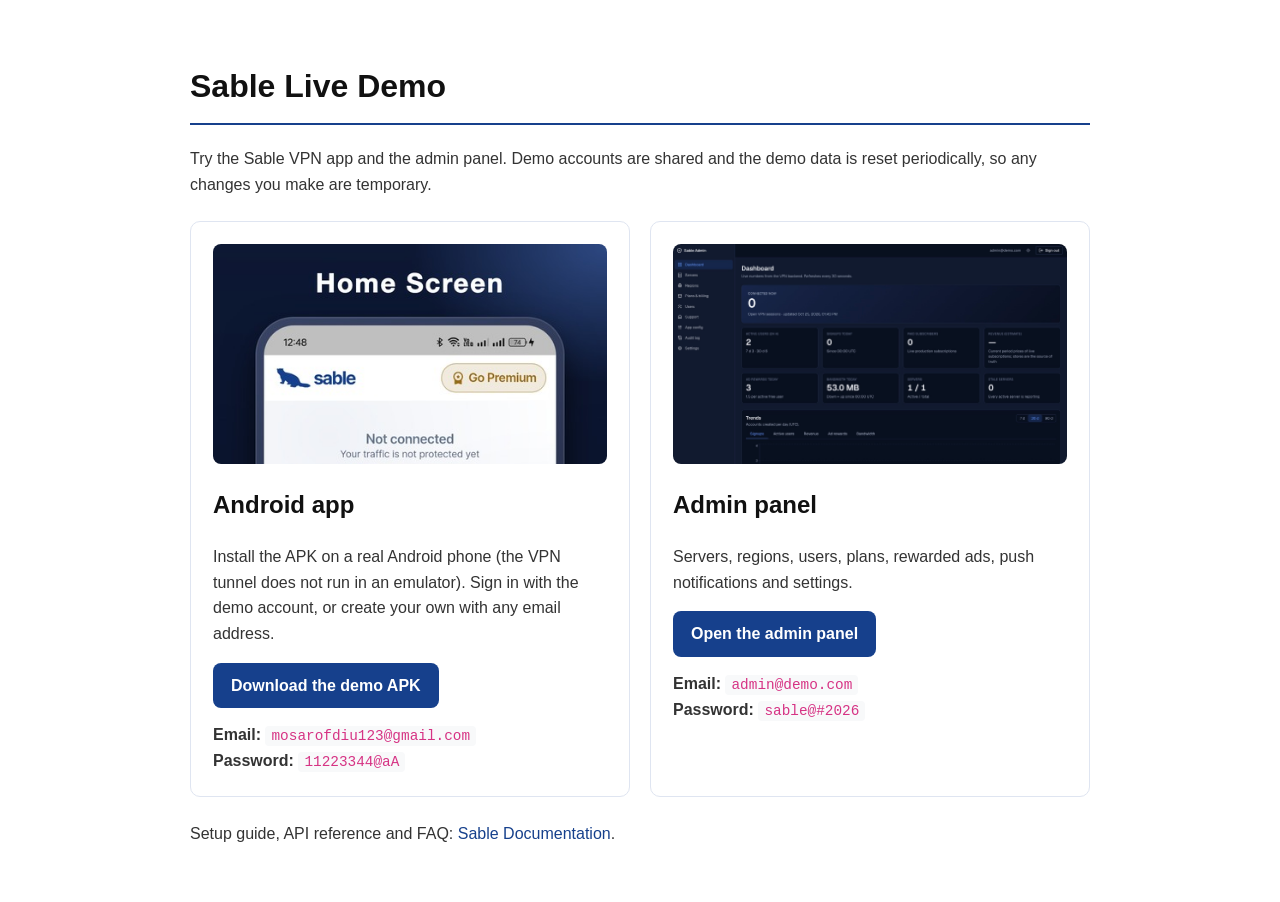
<file: demo.html>
<!DOCTYPE html>
<html lang="en">
<head>
    <meta charset="UTF-8">
    <meta name="viewport" content="width=device-width, initial-scale=1.0">
    <title>Sable Live Demo</title>
    <link rel="stylesheet" href="css/styles.css">
    <style>
        .demo-grid { display: grid; grid-template-columns: repeat(auto-fit, minmax(260px, 1fr)); gap: 20px; margin: 24px 0; }
        .demo-card { border: 1px solid #dfe5f1; border-radius: 10px; padding: 22px; background: #fff; }
        .demo-card h2 { margin-top: 0; border: 0; }
        .demo-card img { width: 100%; height: 220px; object-fit: cover; object-position: top; border-radius: 8px; margin-bottom: 14px; }
        .demo-button { display: inline-block; background: var(--primary); color: #fff; padding: 10px 18px; border-radius: 8px; font-weight: bold; }
        .demo-button:hover { background: var(--primary-hover); }
        .login { margin: 14px 0 0; }
        .login code { word-break: break-all; }
    </style>
</head>
<body>

    <h1>Sable Live Demo</h1>
    <p>Try the Sable VPN app and the admin panel. Demo accounts are shared and the demo data is reset periodically, so any changes you make are temporary.</p>

    <div class="demo-grid">
        <div class="demo-card">
            <img src="assets/03-home-screen.jpg" alt="Sable app home screen">
            <h2>Android app</h2>
            <p>Install the APK on a real Android phone (the VPN tunnel does not run in an emulator). Sign in with the demo account, or create your own with any email address.</p>
            <a class="demo-button" href="https://cdn.akkhorik.com/sable/app-release.apk">Download the demo APK</a>
            <p class="login"><strong>Email:</strong> <code>mosarofdiu123@gmail.com</code><br><strong>Password:</strong> <code>11223344@aA</code></p>
        </div>
        <div class="demo-card">
            <img src="assets/admin-dashboard.jpg" alt="Sable admin panel dashboard">
            <h2>Admin panel</h2>
            <p>Servers, regions, users, plans, rewarded ads, push notifications and settings.</p>
            <a class="demo-button" href="https://sable-admin.pondeet.com/login" target="_blank" rel="noopener">Open the admin panel</a>
            <p class="login"><strong>Email:</strong> <code>admin@demo.com</code><br><strong>Password:</strong> <code>sable@#2026</code></p>
        </div>
    </div>

    <p>Setup guide, API reference and FAQ: <a href="index.html">Sable Documentation</a>.</p>

</body>
</html>
</file>
<file: css/styles.css>
:root {
  --primary: #16408c;
  --primary-hover: #0f2f6b;
  --text-dark: #333;
  --text-light: #666;
  --bg-light: #f8f9fa;
  --border: #e0e0e0;
}
body {
  font-family: -apple-system, BlinkMacSystemFont, "Segoe UI", Roboto, Helvetica, Arial, sans-serif;
  line-height: 1.6;
  color: var(--text-dark);
  max-width: 900px;
  margin: 0 auto;
  padding: 40px 20px;
  background-color: #fff;
}
h1, h2, h3 { color: #111; }
h1 { border-bottom: 2px solid var(--primary); padding-bottom: 10px; }
h2 { margin-top: 40px; }
a { color: var(--primary); text-decoration: none; }
a:hover { text-decoration: underline; }
code {
  background-color: var(--bg-light);
  padding: 2px 6px;
  border-radius: 4px;
  font-family: Consolas, Monaco, monospace;
  font-size: 0.9em;
  color: #d63384;
}
pre {
  background-color: var(--bg-light);
  padding: 15px;
  border-radius: 6px;
  border: 1px solid var(--border);
  overflow-x: auto;
  color: #333;
  font-family: Consolas, Monaco, monospace;
}
pre code {
  background-color: transparent;
  padding: 0;
  color: inherit;
}
kbd {
  background-color: #eee;
  border-radius: 3px;
  border: 1px solid #b4b4b4;
  box-shadow: 0 1px 1px rgba(0, 0, 0, .2);
  padding: 1px 4px;
  font-family: monospace;
  font-size: 0.9em;
  color: #333;
}
.alert {
  background-color: #eaf1fd;
  border-left: 4px solid var(--primary);
  padding: 15px;
  margin: 20px 0;
  border-radius: 0 4px 4px 0;
}
.alert-danger {
  background-color: #ffebee;
  border-left: 4px solid #f44336;
  padding: 15px;
  margin: 20px 0;
  border-radius: 0 4px 4px 0;
}
.prereq-grid {
  display: grid;
  grid-template-columns: repeat(auto-fit, minmax(200px, 1fr));
  gap: 15px;
  margin-top: 20px;
}
.prereq-card {
  background: var(--bg-light);
  border: 1px solid var(--border);
  padding: 15px;
  border-radius: 8px;
  text-align: center;
}
.prereq-card strong { display: block; font-size: 1.1em; margin-bottom: 5px; color: var(--primary); }
.tabs { margin-top: 30px; }
.tab-buttons {
  display: flex;
  border-bottom: 2px solid var(--border);
  margin-bottom: 20px;
}
.tab-btn {
  background: none;
  border: none;
  padding: 10px 20px;
  font-size: 16px;
  font-weight: 600;
  cursor: pointer;
  color: var(--text-light);
  border-bottom: 2px solid transparent;
  margin-bottom: -2px;
  transition: all 0.2s ease;
}
.tab-btn:hover { color: var(--primary); }
.tab-btn.active {
  color: var(--primary);
  border-bottom: 2px solid var(--primary);
}
.tab-content { display: none; animation: fadeIn 0.3s ease; }
.tab-content.active { display: block; }
@keyframes fadeIn {
  from { opacity: 0; transform: translateY(5px); }
  to { opacity: 1; transform: translateY(0); }
}
.step-list { list-style: none; padding-left: 0; }
.step-list li {
  position: relative;
  padding-left: 35px;
  margin-bottom: 20px;
}
.step-list li::before {
  content: "✓";
  position: absolute;
  left: 0;
  top: 2px;
  background: var(--primary);
  color: white;
  width: 24px;
  height: 24px;
  border-radius: 50%;
  display: flex;
  align-items: center;
  justify-content: center;
  font-size: 14px;
}
.video-btn {
  display: inline-block;
  background: #ff0000;
  color: white !important;
  padding: 10px 20px;
  border-radius: 6px;
  font-weight: bold;
  margin-top: 15px;
  text-decoration: none !important;
}
.video-btn:hover { background: #cc0000; }
.image-gallery img {
  max-width: 100%;
  height: auto;
  margin-top: 15px;
  margin-bottom: 25px;
  display: block;
  border: 1px solid var(--border);
  border-radius: 8px;
  box-shadow: 0 2px 5px rgba(0,0,0,0.05);
}

/* ---------- Tables (backend / admin panel configuration reference) ---------- */
.doc-table {
  width: 100%;
  border-collapse: collapse;
  margin: 20px 0;
  font-size: 0.95rem;
}
.doc-table th,
.doc-table td {
  border: 1px solid var(--border);
  padding: 10px 12px;
  text-align: left;
  vertical-align: top;
}
.doc-table th {
  background-color: var(--bg-light);
  color: var(--text-dark);
  font-weight: 600;
}
.doc-table td code {
  white-space: normal;
}
code {
  overflow-wrap: anywhere;
}
@media (max-width: 600px) {
  .doc-table {
    display: block;
    overflow-x: auto;
  }
}
.doc-table tr:nth-child(even) td {
  background-color: #fcfcfc;
}

/* Success / positive callout, same shape as .alert */
.alert-success {
  background-color: #e8f5e9;
  border-left: 4px solid #4caf50;
  padding: 15px;
  margin: 20px 0;
  border-radius: 0 4px 4px 0;
}

/* ---------- Harmonia additions ---------- */
.toc { background: var(--bg-light); border: 1px solid var(--border); border-radius: 8px; padding: 15px 25px; margin: 25px 0; }
.toc ol { margin: 8px 0 0; padding-left: 0; list-style: none; columns: 2; column-gap: 30px; }
.toc li { margin-bottom: 4px; break-inside: avoid; }
.alert-warning { background-color: #fff8e1; border-left: 4px solid #ffc107; padding: 15px; margin: 20px 0; border-radius: 0 4px 4px 0; }
@media (max-width: 640px) { .toc ol { columns: 1; } }

/* Architecture diagram */
.arch-diagram {
  margin: 20px 0;
  padding: 16px;
  border: 1px solid var(--border);
  border-radius: 8px;
  background: #fff;
  overflow-x: auto;
}
.arch-diagram svg {
  display: block;
  width: 100%;
  min-width: 640px;
  height: auto;
}

/* Screenshots with captions */
.doc-shot {
  margin: 18px 0 26px;
}
.doc-shot img {
  display: block;
  width: 100%;
  height: auto;
  border: 1px solid var(--border);
  border-radius: 8px;
  box-shadow: 0 2px 10px rgba(0, 0, 0, 0.06);
}
.doc-shot figcaption {
  margin-top: 8px;
  font-size: 0.9em;
  color: var(--text-light);
}
.terminal {
  background: #0f1420;
  color: #d8dee9;
  border-radius: 8px;
  padding: 14px 16px;
  font-family: Consolas, Monaco, monospace;
  font-size: 0.82em;
  line-height: 1.5;
  overflow-x: auto;
  white-space: pre;
}
.terminal .t-ok { color: #7ee2a0; font-weight: bold; }
.terminal .t-warn { color: #f5d06f; }
.terminal .t-err { color: #ff8a80; }
.terminal .t-dim { color: #8b93a7; }
.terminal .t-note { color: #ffffff; background: #16408c; border-radius: 3px; padding: 0 5px; font-weight: bold; }
h4 { color: #111; margin-top: 24px; }
.terminal .t-note { margin-right: 4px; }
ol.annot { padding-left: 22px; }
ol.annot li { margin-bottom: 6px; }
ol.annot li::marker { color: #fff; font-weight: bold; }
ol.annot { counter-reset: n; list-style: none; }
ol.annot li { counter-increment: n; position: relative; }
ol.annot li::before { content: counter(n); position: absolute; left: -24px; top: 2px; background: #16408c; color: #fff; font-size: 0.75em; font-weight: bold; border-radius: 3px; padding: 0 5px; }
</file>
